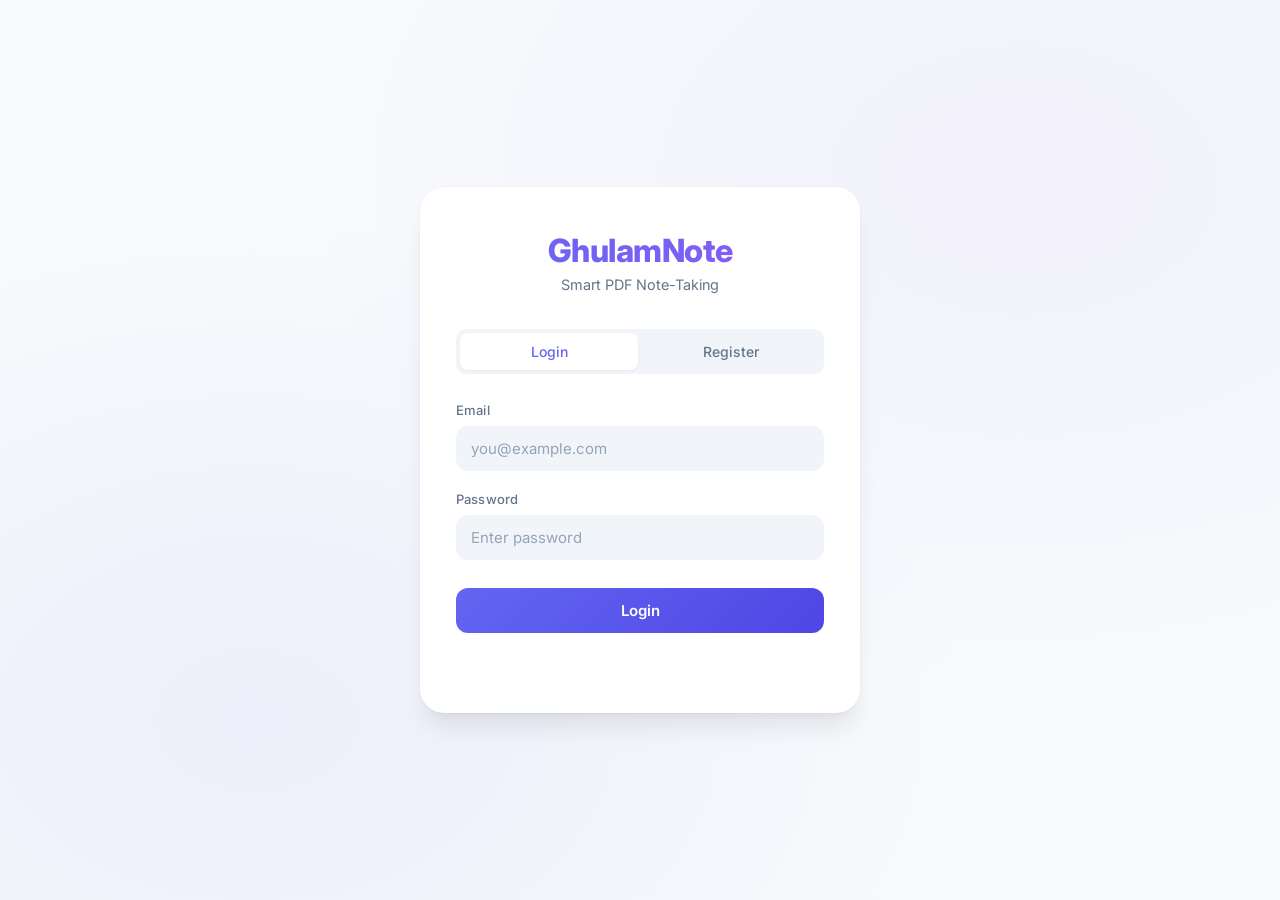
<file: Frontend/dashboard.html>
<!DOCTYPE html>
<html lang="en">
<head>
    <meta charset="UTF-8">
    <meta name="viewport" content="width=device-width, initial-scale=1.0">
    <title>GhulamNote - Dashboard</title>
    <link rel="stylesheet" href="css/dashboard.css">
</head>
<body>
    <!-- Navbar -->
    <nav class="navbar">
        <div class="nav-brand">
            <h1>GhulamNote</h1>
        </div>
        <div class="nav-user">
            <span id="userName">User</span>
            <button id="logoutBtn" class="btn-logout">Logout</button>
        </div>
    </nav>

    <!-- Main Content -->
    <main class="dashboard">
        <!-- Upload Section -->
        <section class="upload-section">
            <h2>Upload PDF</h2>
            <div class="upload-area" id="uploadArea">
                <input type="file" id="fileInput" accept=".pdf" hidden>
                <div class="upload-content">
                    <svg width="48" height="48" viewBox="0 0 24 24" fill="none" stroke="currentColor" stroke-width="2">
                        <path d="M21 15v4a2 2 0 0 1-2 2H5a2 2 0 0 1-2-2v-4"/>
                        <polyline points="17 8 12 3 7 8"/>
                        <line x1="12" y1="3" x2="12" y2="15"/>
                    </svg>
                    <p>Click to upload or drag & drop</p>
                    <span>Only PDF files supported</span>
                </div>
            </div>
            <div id="uploadProgress" class="progress-bar" style="display: none;">
                <div class="progress-fill" id="progressFill"></div>
            </div>
            <p id="uploadMessage" class="upload-message"></p>
        </section>

        <!-- Documents List -->
        <section class="documents-section">
            <h2>My Documents</h2>
            <div id="documentsList" class="documents-grid">
                <p class="loading">Loading documents...</p>
            </div>
        </section>
    </main>

    <script src="js/dashboard.js"></script>
</body>
</html>
</file>
<file: Frontend/css/dashboard.css>
@import url('https://fonts.googleapis.com/css2?family=Inter:wght@300;400;500;600;700;800&display=swap');

:root {
    --primary: #6366f1;
    --primary-light: #818cf8;
    --primary-dark: #4f46e5;
    --primary-50: #eef2ff;
    --primary-100: #e0e7ff;
    --bg-main: #f8fafc;
    --bg-card: #ffffff;
    --bg-input: #f1f5f9;
    --bg-hover: #f8fafc;
    --text-primary: #0f172a;
    --text-secondary: #64748b;
    --text-muted: #94a3b8;
    --error: #ef4444;
    --error-bg: #fef2f2;
    --success: #10b981;
    --success-bg: #ecfdf5;
    --warning: #f59e0b;
    --border: #e2e8f0;
    --border-light: #f1f5f9;
    --shadow-sm: 0 1px 2px rgba(0, 0, 0, 0.04);
    --shadow-md: 0 4px 6px -1px rgba(0, 0, 0, 0.06), 0 2px 4px -2px rgba(0, 0, 0, 0.04);
    --shadow-lg: 0 10px 15px -3px rgba(0, 0, 0, 0.07), 0 4px 6px -4px rgba(0, 0, 0, 0.04);
    --shadow-xl: 0 20px 25px -5px rgba(0, 0, 0, 0.07), 0 8px 10px -6px rgba(0, 0, 0, 0.04);
    --radius: 12px;
    --radius-lg: 16px;
    --radius-xl: 20px;
}

* {
    margin: 0;
    padding: 0;
    box-sizing: border-box;
}

body {
    font-family: 'Inter', -apple-system, BlinkMacSystemFont, sans-serif;
    background: var(--bg-main);
    background-image: 
        radial-gradient(at 10% 90%, rgba(99, 102, 241, 0.04) 0%, transparent 50%),
        radial-gradient(at 90% 10%, rgba(139, 92, 246, 0.03) 0%, transparent 50%);
    color: var(--text-primary);
    min-height: 100vh;
    -webkit-font-smoothing: antialiased;
}

/* Custom Scrollbar */
::-webkit-scrollbar {
    width: 6px;
}

::-webkit-scrollbar-track {
    background: transparent;
}

::-webkit-scrollbar-thumb {
    background: var(--border);
    border-radius: 3px;
}

::-webkit-scrollbar-thumb:hover {
    background: var(--text-muted);
}

/* Navbar */
.navbar {
    display: flex;
    justify-content: space-between;
    align-items: center;
    padding: 14px 32px;
    background: rgba(255, 255, 255, 0.8);
    backdrop-filter: blur(20px);
    -webkit-backdrop-filter: blur(20px);
    border-bottom: 1px solid var(--border);
    position: sticky;
    top: 0;
    z-index: 100;
}

.nav-brand h1 {
    font-size: 1.375rem;
    font-weight: 800;
    background: linear-gradient(135deg, var(--primary) 0%, #8b5cf6 100%);
    -webkit-background-clip: text;
    -webkit-text-fill-color: transparent;
    background-clip: text;
    letter-spacing: -0.3px;
}

.nav-user {
    display: flex;
    align-items: center;
    gap: 16px;
}

#userName {
    color: var(--text-secondary);
    font-size: 0.875rem;
    font-weight: 500;
}

.btn-logout {
    padding: 8px 18px;
    background: var(--bg-input);
    color: var(--text-secondary);
    border: 1px solid var(--border);
    border-radius: 8px;
    font-family: 'Inter', sans-serif;
    font-size: 0.8125rem;
    font-weight: 500;
    cursor: pointer;
    transition: all 0.25s cubic-bezier(0.4, 0, 0.2, 1);
}

.btn-logout:hover {
    background: var(--error-bg);
    color: var(--error);
    border-color: rgba(239, 68, 68, 0.2);
}

/* Dashboard */
.dashboard {
    max-width: 1200px;
    margin: 0 auto;
    padding: 36px 32px;
}

/* Upload Section */
.upload-section {
    margin-bottom: 48px;
}

.upload-section h2 {
    margin-bottom: 16px;
    font-size: 1.25rem;
    font-weight: 700;
    color: var(--text-primary);
    letter-spacing: -0.2px;
}

.upload-area {
    border: 2px dashed var(--border);
    border-radius: var(--radius-xl);
    padding: 52px 32px;
    text-align: center;
    cursor: pointer;
    transition: all 0.3s cubic-bezier(0.4, 0, 0.2, 1);
    background: var(--bg-card);
}

.upload-area:hover {
    border-color: var(--primary-light);
    background: var(--primary-50);
    transform: translateY(-1px);
}

.upload-area.dragover {
    border-color: var(--primary);
    background: var(--primary-50);
    box-shadow: 0 0 0 4px rgba(99, 102, 241, 0.1);
}

.upload-content svg {
    color: var(--text-muted);
    margin-bottom: 16px;
    transition: color 0.3s;
}

.upload-area:hover .upload-content svg {
    color: var(--primary);
}

.upload-content p {
    font-size: 1rem;
    font-weight: 500;
    color: var(--text-primary);
    margin-bottom: 6px;
}

.upload-content span {
    font-size: 0.8125rem;
    color: var(--text-muted);
}

.progress-bar {
    width: 100%;
    height: 4px;
    background: var(--border-light);
    border-radius: 2px;
    margin-top: 16px;
    overflow: hidden;
}

.progress-fill {
    height: 100%;
    background: linear-gradient(90deg, var(--primary) 0%, #8b5cf6 100%);
    width: 0%;
    border-radius: 2px;
    transition: width 0.3s ease;
}

.upload-message {
    margin-top: 12px;
    font-size: 0.875rem;
    font-weight: 500;
    min-height: 20px;
}

.upload-message.success {
    color: var(--success);
}

.upload-message.error {
    color: var(--error);
}

/* Documents Grid */
.documents-section h2 {
    margin-bottom: 20px;
    font-size: 1.25rem;
    font-weight: 700;
    color: var(--text-primary);
    letter-spacing: -0.2px;
}

.documents-grid {
    display: grid;
    grid-template-columns: repeat(auto-fill, minmax(290px, 1fr));
    gap: 16px;
}

.doc-card {
    background: var(--bg-card);
    border-radius: var(--radius-lg);
    padding: 24px;
    border: 1px solid var(--border);
    transition: all 0.3s cubic-bezier(0.4, 0, 0.2, 1);
    position: relative;
    overflow: hidden;
}

.doc-card::before {
    content: '';
    position: absolute;
    top: 0;
    left: 0;
    right: 0;
    height: 3px;
    background: linear-gradient(90deg, var(--primary) 0%, #8b5cf6 100%);
    opacity: 0;
    transition: opacity 0.3s;
}

.doc-card:hover {
    transform: translateY(-3px);
    box-shadow: var(--shadow-lg);
    border-color: var(--primary-light);
}

.doc-card:hover::before {
    opacity: 1;
}

.doc-card .doc-icon {
    width: 48px;
    height: 48px;
    background: linear-gradient(135deg, var(--primary-50) 0%, var(--primary-100) 100%);
    border-radius: 12px;
    display: flex;
    align-items: center;
    justify-content: center;
    font-size: 1.5rem;
    margin-bottom: 16px;
}

.doc-card .doc-name {
    font-size: 0.9375rem;
    font-weight: 600;
    color: var(--text-primary);
    margin-bottom: 6px;
    word-break: break-word;
    line-height: 1.4;
}

.doc-card .doc-date {
    font-size: 0.8125rem;
    color: var(--text-muted);
    margin-bottom: 20px;
}

.doc-card .doc-actions {
    display: flex;
    gap: 8px;
}

.btn-open {
    flex: 1;
    padding: 10px 16px;
    background: var(--primary);
    color: white;
    border: none;
    border-radius: 8px;
    font-family: 'Inter', sans-serif;
    font-size: 0.8125rem;
    font-weight: 500;
    cursor: pointer;
    transition: all 0.25s cubic-bezier(0.4, 0, 0.2, 1);
}

.btn-open:hover {
    background: var(--primary-dark);
    box-shadow: 0 2px 8px rgba(99, 102, 241, 0.3);
    transform: translateY(-1px);
}

.btn-delete {
    padding: 10px 14px;
    background: transparent;
    color: var(--text-muted);
    border: 1px solid var(--border);
    border-radius: 8px;
    font-family: 'Inter', sans-serif;
    font-size: 0.8125rem;
    font-weight: 500;
    cursor: pointer;
    transition: all 0.25s cubic-bezier(0.4, 0, 0.2, 1);
}

.btn-delete:hover {
    background: var(--error-bg);
    color: var(--error);
    border-color: rgba(239, 68, 68, 0.2);
}

.loading {
    color: var(--text-muted);
    grid-column: 1 / -1;
    text-align: center;
    padding: 48px 20px;
    font-size: 0.9375rem;
}

.empty-state {
    color: var(--text-muted);
    grid-column: 1 / -1;
    text-align: center;
    padding: 72px 20px;
}

.empty-state .empty-icon {
    width: 72px;
    height: 72px;
    background: var(--bg-input);
    border-radius: 20px;
    display: flex;
    align-items: center;
    justify-content: center;
    font-size: 2rem;
    margin: 0 auto 20px;
}

.empty-state p {
    font-size: 0.9375rem;
    color: var(--text-secondary);
}

@media (max-width: 768px) {
    .navbar {
        padding: 12px 20px;
    }
    
    .dashboard {
        padding: 24px 20px;
    }
    
    .documents-grid {
        grid-template-columns: 1fr;
    }
    
    .upload-area {
        padding: 40px 24px;
    }
}
</file>
<file: Frontend/css/login.css>
@import url('https://fonts.googleapis.com/css2?family=Inter:wght@300;400;500;600;700;800&display=swap');

:root {
    --primary: #6366f1;
    --primary-light: #818cf8;
    --primary-dark: #4f46e5;
    --primary-50: #eef2ff;
    --primary-100: #e0e7ff;
    --bg-main: #f8fafc;
    --bg-card: #ffffff;
    --bg-input: #f1f5f9;
    --bg-input-focus: #ffffff;
    --text-primary: #0f172a;
    --text-secondary: #64748b;
    --text-muted: #94a3b8;
    --error: #ef4444;
    --error-bg: #fef2f2;
    --success: #10b981;
    --border: #e2e8f0;
    --border-focus: #6366f1;
    --shadow-sm: 0 1px 2px rgba(0, 0, 0, 0.05);
    --shadow-md: 0 4px 6px -1px rgba(0, 0, 0, 0.07), 0 2px 4px -2px rgba(0, 0, 0, 0.05);
    --shadow-lg: 0 10px 15px -3px rgba(0, 0, 0, 0.08), 0 4px 6px -4px rgba(0, 0, 0, 0.04);
    --shadow-xl: 0 20px 25px -5px rgba(0, 0, 0, 0.08), 0 8px 10px -6px rgba(0, 0, 0, 0.04);
    --radius: 12px;
    --radius-lg: 16px;
    --radius-xl: 24px;
}

* {
    margin: 0;
    padding: 0;
    box-sizing: border-box;
}

body {
    font-family: 'Inter', -apple-system, BlinkMacSystemFont, sans-serif;
    background: var(--bg-main);
    background-image: 
        radial-gradient(at 20% 80%, rgba(99, 102, 241, 0.08) 0%, transparent 50%),
        radial-gradient(at 80% 20%, rgba(139, 92, 246, 0.06) 0%, transparent 50%);
    color: var(--text-primary);
    display: flex;
    justify-content: center;
    align-items: center;
    min-height: 100vh;
    padding: 20px;
    -webkit-font-smoothing: antialiased;
    -moz-osx-font-smoothing: grayscale;
}

.login-container {
    width: 100%;
    max-width: 440px;
}

.login-card {
    background: var(--bg-card);
    border-radius: var(--radius-xl);
    padding: 44px 36px;
    box-shadow: var(--shadow-xl), 0 0 0 1px rgba(0, 0, 0, 0.02);
    animation: cardSlideUp 0.5s ease-out;
}

@keyframes cardSlideUp {
    from {
        opacity: 0;
        transform: translateY(20px);
    }
    to {
        opacity: 1;
        transform: translateY(0);
    }
}

.logo {
    text-align: center;
    margin-bottom: 36px;
}

.logo h1 {
    font-size: 2rem;
    font-weight: 800;
    background: linear-gradient(135deg, var(--primary) 0%, #8b5cf6 100%);
    -webkit-background-clip: text;
    -webkit-text-fill-color: transparent;
    background-clip: text;
    margin-bottom: 6px;
    letter-spacing: -0.5px;
}

.logo p {
    color: var(--text-secondary);
    font-size: 0.9rem;
    font-weight: 400;
}

.tabs {
    display: flex;
    gap: 4px;
    background: var(--bg-input);
    border-radius: 10px;
    padding: 4px;
    margin-bottom: 28px;
}

.tab-btn {
    flex: 1;
    padding: 10px 16px;
    border: none;
    background: transparent;
    color: var(--text-secondary);
    font-family: 'Inter', sans-serif;
    font-size: 0.875rem;
    font-weight: 500;
    cursor: pointer;
    border-radius: 8px;
    transition: all 0.25s cubic-bezier(0.4, 0, 0.2, 1);
}

.tab-btn:hover {
    color: var(--text-primary);
}

.tab-btn.active {
    background: var(--bg-card);
    color: var(--primary);
    box-shadow: var(--shadow-sm);
}

.form {
    display: none;
}

.form.active {
    display: block;
    animation: fadeIn 0.3s ease;
}

@keyframes fadeIn {
    from { opacity: 0; }
    to { opacity: 1; }
}

.form-group {
    margin-bottom: 20px;
}

.form-group label {
    display: block;
    margin-bottom: 8px;
    font-size: 0.8125rem;
    font-weight: 500;
    color: var(--text-secondary);
    letter-spacing: 0.01em;
}

.form-group input {
    width: 100%;
    padding: 12px 14px;
    background: var(--bg-input);
    border: 1.5px solid transparent;
    border-radius: var(--radius);
    color: var(--text-primary);
    font-family: 'Inter', sans-serif;
    font-size: 0.9375rem;
    transition: all 0.25s cubic-bezier(0.4, 0, 0.2, 1);
    outline: none;
}

.form-group input::placeholder {
    color: var(--text-muted);
}

.form-group input:hover {
    background: var(--bg-input-focus);
    border-color: var(--border);
}

.form-group input:focus {
    background: var(--bg-input-focus);
    border-color: var(--border-focus);
    box-shadow: 0 0 0 3px rgba(99, 102, 241, 0.12);
}

.btn-primary {
    width: 100%;
    padding: 13px 24px;
    background: linear-gradient(135deg, var(--primary) 0%, var(--primary-dark) 100%);
    color: white;
    border: none;
    border-radius: var(--radius);
    font-family: 'Inter', sans-serif;
    font-size: 0.9375rem;
    font-weight: 600;
    cursor: pointer;
    transition: all 0.25s cubic-bezier(0.4, 0, 0.2, 1);
    margin-top: 8px;
    position: relative;
    overflow: hidden;
}

.btn-primary::before {
    content: '';
    position: absolute;
    inset: 0;
    background: linear-gradient(135deg, rgba(255,255,255,0.15) 0%, transparent 100%);
    opacity: 0;
    transition: opacity 0.25s;
}

.btn-primary:hover {
    transform: translateY(-1px);
    box-shadow: 0 4px 12px rgba(99, 102, 241, 0.35);
}

.btn-primary:hover::before {
    opacity: 1;
}

.btn-primary:active {
    transform: translateY(0);
    box-shadow: 0 2px 4px rgba(99, 102, 241, 0.25);
}

.error-message {
    color: var(--error);
    font-size: 0.8125rem;
    text-align: center;
    margin-top: 16px;
    min-height: 20px;
    font-weight: 500;
}

@media (max-width: 480px) {
    .login-card {
        padding: 32px 24px;
        border-radius: var(--radius-lg);
    }
    
    .logo h1 {
        font-size: 1.75rem;
    }
}
</file>
